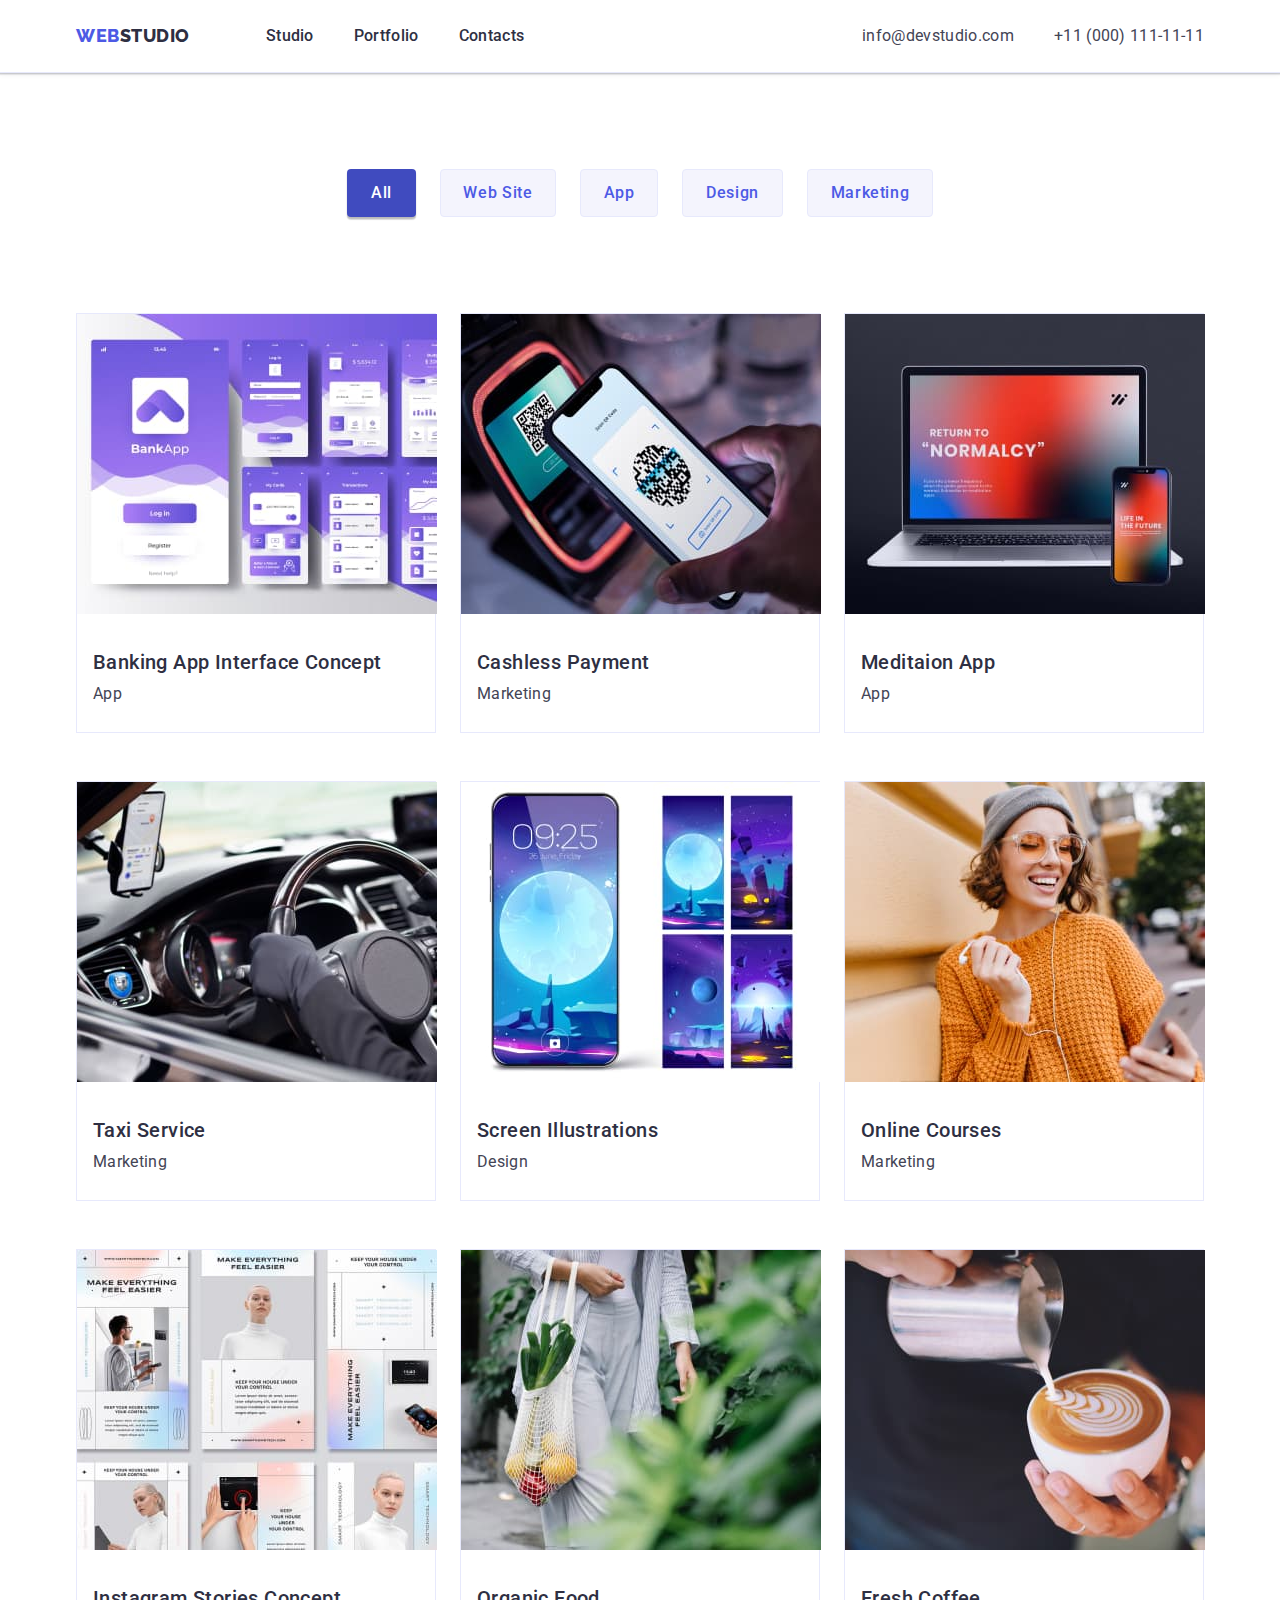
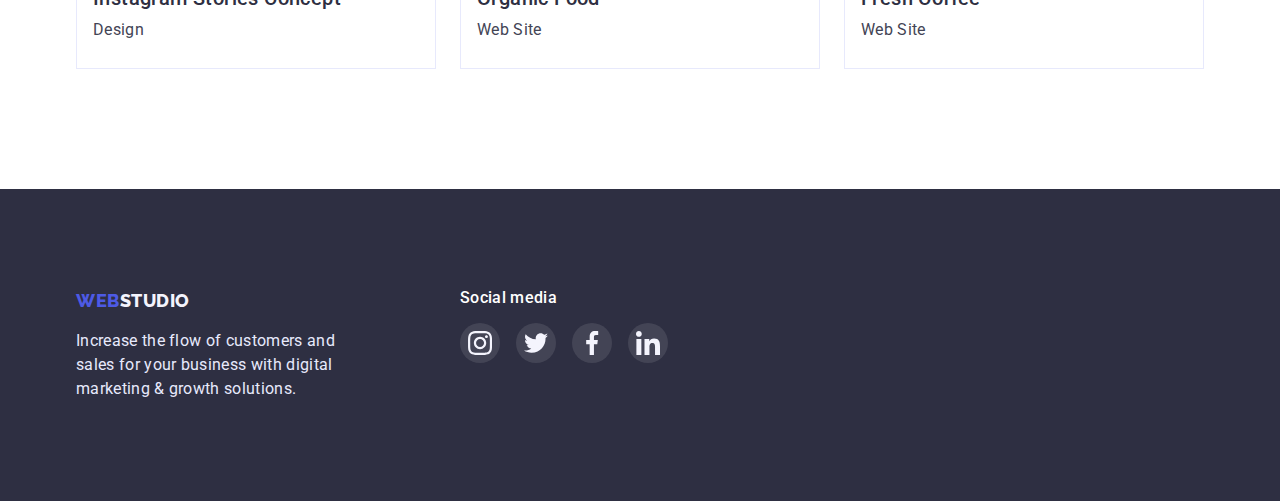
<file: portfolio.html>
<!DOCTYPE html>
<html lang="en">
<head>
    <meta charset="UTF-8">
    <meta http-equiv="X-UA-Compatible" content="IE=edge">
    <meta name="viewport" content="width=device-width, initial-scale=1.0">
    <title>Portfolio</title>
    <link rel="stylesheet" href="https://cdnjs.cloudflare.com/ajax/libs/modern-normalize/1.0.0/modern-normalize.min.css"/>
    <link rel="preconnect" href="https://fonts.googleapis.com">
<link rel="preconnect" href="https://fonts.gstatic.com" crossorigin>
<link href="https://fonts.googleapis.com/css2?family=Raleway:wght@800&family=Roboto:wght@400;500;700&display=swap" rel="stylesheet">
    <link rel="stylesheet" href="./css/style.css">

</head>
<body>
    <header class="header-portfolio">
        <div class="container">
            <div class="div-header">
            <div class="header-container">
                <div class="flex">
        <nav class="header-navigation">
         
        <a class="logo link link-hover" href="./index.html" target="_blank"><span class="web">Web</span><span class="studio">Studio</span></a></div> 
            <ul class="header-menu list">
                <li class="header-item item"><a class="header-link link link-hover" href="#">Studio</a></li>
                <li class="header-item item"><a class="header-link link link-hover" href="./portfolio.html">Portfolio</a></li>
                <li class="header-item item"><a class="header-link link link-hover" href="#">Contacts</a></li>
            </ul>
        </div>
            
            </nav>
            
                <ul class=" contact-div list">
                    <li class="contakt-item"><a class="contact link link-hover" href="mailto:info@devstudio.com">info@devstudio.com</a></li>
                    <li class="contakt-item"><a class="contact link link-hover" href="tel:+110001111111">+11 (000) 111-11-11</a></li>
                </ul>
            </div>
        </div>
            </div>
     </header>
     <main>
        <section class="section-portfolio">
            <div class="container">
                <div class="container-button-portfolio">
            <ul class="list list-portfolio-batton">
                <li class="item item-portfolio"><button class="button-section-peage" type="button">All</button></li> 
                <li class="item item-portfolio"><button class="button-section two-potrfolio" type="button">Web Site</button></li>
                <li class="item item-portfolio"><button class="button-section three" type="button">App</button></li>
                <li class="item item-portfolio"><button class="button-section thfo" type="button">Design</button></li>
                <li class="item item-portfolio"><button class="button-section fife" type="button">Marketing</button></li>
            </ul>
                </div>
            
            <ul class="list list-portfolio">
                <li class="item item-portfolio-two">
                    <a class="link" href="#">
                    <img src="./images/kartu.jpg" alt="kartu" height="300" width="360">
                    <h2 class="description-section">Banking App Interface Concept</h2>
                    <p class="section-tex">App</p>
                </a>
                </li>

                <li class="item item-portfolio-two">
                    <a class="link" href="#">
                    <img src="./images/qrkod.jpg" alt="qrkod" height="300" width="360">
                    <h2 class="description-section">Cashless Payment</h2>
                    <p class="section-tex">Marketing</p>
                </a>
                </li>
                    
                <li class="item item-portfolio-two">
                    <a class="link" href="#">
                    <img src="./images/macboock.jpg" alt="macboock" height="300" width="360">
                    <h2 class="description-section">Meditaion App</h2>
                    <p class="section-tex">App</p>
                </a>
                </li>

                <li class="item item-portfolio-two">
                    <a class="link" href="#">
                    <img src="./images/autoryl.jpg" alt="autoryl" height="300" width="360">
                    <h2 class="description-section">Taxi Service</h2>
                    <p class="section-tex">Marketing</p>
                </a>
                </li>

                <li class="item item-portfolio-two">
                    <a class="link"href="#">
                    <img src="./images/ekran.jpg" alt="ekran" height="300" width="360">
                    <h2 class="description-section">Screen Illustrations</h2>
                    <p class="section-tex">Design</p>
                </a>
                </li>

                <li class="item item-portfolio-two">
                    <a class="link"href="#">
                    <img src="./images/woomen.jpg" alt="woomen" height="300" width="360">
                    <h2 class="description-section">Online Courses</h2>
                    <p class="section-tex">Marketing</p>
                </a>
                </li>

                <li class="item item-portfolio-two">
                    <a class="link"href="#">
                    <img src="./images/maket.jpg" alt="maket" height="300" width="360">
                    <h2 class="description-section">Instagram Stories Concept</h2>
                    <p class="section-tex">Design</p>
                </a>
                </li>

                <li class="item item-portfolio-two">
                    <a class="link" href="#">
                    <img src="./images/vegetables.jpg" alt="vegetables" height="300" width="360">
                    <h2 class="description-section">Organic Food</h2>
                    <p class="section-tex">Web Site</p>
                </a>
                </li>

                <li class="item item-portfolio-two">
                    <a class="link" href="#">
                    <img src="./images/cofee.jpg" alt="cofee" height="300" width="360">
                    <h2 class="description-section">Fresh Coffee</h2>
                    <p class="section-tex">Web Site</p>
                </a>
                </li>

            </ul>
        </div>
        </section>
     </main>
     <footer class="footer-one">
        <div class="container">
        <div class="container-footer-index ">
        <div><a class="footer-logo link" href="./index.html"><span class="web">Web</span><span class="footer-studio">Studio</span></a>
            <p class="footer-text">Increase the flow of customers and sales
                for your business with digital marketing & growth solutions.</p>
                </div>
        
          <div class="footer-div-two"><h2 class="socialmedia">Social media</h2>
        <ul class="footer-icon">
        <li class="footer-li"><a class="footer-a" href="#"><svg class="footer-svg"><use href="./images/symbol-defs.svg#icon-instagram-2-2-1"></use></svg></a></li>
        <li class="footer-li"><a class="footer-a" href="#"><svg class="footer-svg"><use href="./images/symbol-defs.svg#icon-twitter-1-1"></use></svg></a></li>
        <li class="footer-li"><a class="footer-a" href="#"><svg class="footer-svg"><use href="./images/symbol-defs.svg#icon-facebook-1-1"></use></svg></a></li>
        <li class="footer-li"><a class="footer-a" href="#"><svg class="footer-svg"><use href="./images/symbol-defs.svg#icon-linkedin-1-1"></use></svg></a></li>
    </ul>
          </div>
        
     
          </div>
    </footer>
</body>
</html>
</file>
<file: css/style.css>
* {
    box-sizing: border-box;
}
.link{
    text-decoration: none;
}

.link-hover{
    color: transparent;
}

/* .link-hover:active{
    color: #404BBF ;
} */

.link-hover:active, .link-hover:active span, .link-hover:focus, .link-hover:focus span {
    color: #404BBF ;
}

li{
    list-style-type: none;
}
body{
    font-family: 'Roboto';

}

ul {
    margin: 0;
    padding-left: 0;
}
p,h1,h2,h3{
    margin:0;
}

.header-portfolio{
    box-shadow: 0px 2px 1px rgba(46, 47, 66, 0.08), 0px 1px 1px rgba(46, 47, 66, 0.16), 0px 1px 6px rgba(46, 47, 66, 0.08);
    border-bottom: 1px solid #E7E9FC;
}
.header-menu {
    display: flex;
    padding-top: 24px;
    margin-left: 76px;
    gap: 40px;
}
.header-container {
    display: flex;
    
}
.web{
 
    font-family: 'Raleway';
    font-weight: 800;
    font-size: 18px;
    line-height: 1.33;
    letter-spacing: 0.03em;
    text-transform: uppercase;
    color: #4D5AE5;

}
.logo {
    padding-top: 24px;
    padding-bottom: 24px;
}

.container {
    
    width: 1158px;
    margin-right: auto;
    margin-left: auto;
    padding-left: 15px;
    padding-right: 15px;
}
.studio{
 
    font-family: 'Raleway';
    font-weight: 800;
    font-size: 18px;
    line-height: 1.33;
    letter-spacing: 0.03em;
    text-transform: uppercase;
    color: #2E2F42;

}
.header-navigation  {
    display: flex;
} 

.div-header{
    display: flex;
    justify-content: space-between;
}
.flex {
    display: flex;
}
.contact-div {
    display: flex;
    padding-top: 24px;
    padding-bottom: 24px;
    gap: 40px;

}
.header-link {
    font-weight: 500;
    font-size: 16px;
    line-height: 1.5;
    letter-spacing: 0.02em;
    color: #2E2F42;

}

.contact{
    font-weight: 400;
    font-size: 16px;
    line-height: 1.5;
    letter-spacing: 0.02em;
    color: #434455;
    

}
.section-one{

    width: 1440px;
    height: 600px;
    margin-left: auto;
    margin-right: auto;
    background-size: cover;
    background-repeat: no-repeat;
    background-position: center;
    background-image: linear-gradient(rgba(46, 47, 66, 0.7),rgba(46, 47, 66, 0.7)),url(../images/home\ \(1\).jpg);
    text-align: center;
    padding-top: 188px;
    padding-bottom: 188px;

}
.container-section-one{
    position: absolute;
    padding-left: 473px;
    padding-right: 473px;

    padding-top:  188px;
    margin-bottom: 48px;
}
.hero-title-one{
    align-items: center;
    font-size: 56px;
    line-height: 1.07;
    font-weight: 700;
    letter-spacing: 0.02em;
    color: #FFFFFF;




}

.container-button {
    
    
   
    
}
.peage-button{
    font-weight: 500;
    font-size: 16px;
    line-height: 1.5;
    letter-spacing: 0.04em;
    color: #FFFFFF;
    width: 169px;
    height: 56px;
    align-items: center;
    margin-top: 48px;
    
    background: #4D5AE5;
    box-shadow: 0px 4px 4px rgba(0, 0, 0, 0.15);
    border-radius: 4px;
    border: none;


}

.peage-button:hover{
    background: #404BBF;
box-shadow: 0px 4px 4px rgba(0, 0, 0, 0.15);
}

 
.indexclasssvg{
    background: #F4F4FD;
    width: 264px;
    height: 112px;
    border-radius: 10px;
    margin-bottom: 4px;
    display: flex;
    justify-content: center;
    align-items: center;
}



.icon-one{
    width: 64px;
    height: 64px;
    
}
.container-section-two{
    display: flex;



}
.section-two-li {
    margin-right: 24px;
    
}
.section-two-li:nth-child(4) {
    margin-right: 0;
}
.hero-section {
    padding-top: 120px;
    padding-bottom: 120px;
}
.section-three{
    padding-bottom: 120px;
}
.hero-title{
    font-weight: 500;
    font-size: 20px;
    line-height: 0.83;
    letter-spacing: 0.02em;
    color: #2E2F42;
    margin-bottom: 8px;
}
.hero-text{
    font-weight: 400;
    font-size: 16px;
    line-height: 1.5;
    letter-spacing: 0.02em;
    color: #434455;
}
.description-one{
    text-align: center;
    font-size: 36px;
    line-height: 1.1;
    letter-spacing: 0.02em;
    color: #2E2F42;
    margin-bottom: 72px;
    height: 40px;
}
.img-card {
    display: flex;
    
}
.hero-title{
    font-weight: 500;
    font-size: 20px;
    line-height: 1.2;
    letter-spacing: 0.02em;
    color: #2E2F42;
}
.hero-text{
    font-weight: 400;
    font-size: 16px;
    line-height: 1.5;
    letter-spacing: 0.02em;
    color: #434455;
}
.img-li {
    margin-right: 24px;
    box-sizing: border-box;

    border: 1px solid #E7E9FC;
    background: linear-gradient(0deg, rgba(77, 90, 229, 0.1), rgba(77, 90, 229, 0.1)), url(photo-1545235617-7a424c1a60cc.jpg);
}
.img-li:nth-child(3) {
    margin-right: 0;
}
.section-two{
    background: #F4F4FD;
    padding-top: 120px;
    padding-bottom: 120px;
}
.description{
    text-align: center;
    font-size: 36px;
    line-height: 1.1;
    letter-spacing: 0.02em;
    color: #2E2F42;
    margin-bottom: 72px;
    height: 40px;
}

.img-card-two{
    display: flex;
}

.img-li-two{
    width: 264px;
    height: 428px;
    margin-right: 24px;
    box-shadow: 0px 1px 6px rgba(46, 47, 66, 0.08), 0px 1px 1px rgba(46, 47, 66, 0.16), 0px 2px 1px rgba(46, 47, 66, 0.08);
    border-radius: 0px 0px 4px 4px;
    background: #FFFFFF;
}

.img-li-two:nth-child(4){
    margin-right: 0;
}

.two{
    text-align: center;
    padding-top: 32px;
    

}

.hero-text-two{
    text-align: center;
    margin-bottom: 8px;
}

.icon-ul{
    display: flex;
    padding: 0px;
    gap: 24px;
    width: 232px;
    height: 40px;
    margin-left: auto;
    margin-right: auto;
}

.icon-a{
    display: flex; 
    justify-content: center;
    align-items: center;
    width: 40px;
    height: 40px;
    border-radius: 50px;
    background-color: #4D5AE5;
}

.icon-a:hover, .icon-a:focus{
    background: #404BBF;
}



.iut {
   width:16px ; 
   height: 16px;
}

.section-icon{
    padding-top: 130px;
    padding-bottom: 120px;

}
.description-icon{
    text-align: center;
    font-size: 36px;
    line-height: 1.1;
    letter-spacing: 0.02em;
    color: #2E2F42;
    height: 40px;
    
    margin-bottom: 72px;
    
}

.container-section-fife{
    display: flex;
    
 }

.section-fife-li{
    margin-right:24px;
}

.section-fife-li:nth-child(6){
    margin-right:0;
}

.svg-ul-icon{
    display: flex;
    height: 100%;
}



.icon-a-background{
    display: flex;
    padding: 16px 32px;
    width: 168px;
    height: 88px;
    border: 1px solid #8E8F99;
    border-radius: 4px;
    justify-content: center;
    align-items: center;
    color: #8E8F99;
}

.icon-a-background:hover, .icon-a-background:focus {
    border: 1px solid #404BBF;
    color:  #404BBF;
    outline: none;
}


.footer-one{
    background: #2E2F42;
    padding-bottom: 100px;
    padding-top: 100px;
}



.footer-text{
    font-weight: 400;
    font-size: 16px;
    line-height: 1.5;
    letter-spacing: 0.02em;
    color: #E7E9FC;
    
    margin-top: 16px;
   
    width: 264px;
    
}
.footer-studio{
    font-family: 'Raleway';
    font-weight: 800;
    font-size: 18px;
    line-height: 1.16;
    letter-spacing: 0.03em;
    text-transform: uppercase;
    color: #F4F4FD;
}

.footer-div-two{
    display: inline-block;
    margin-left: 120px;
}

.footer-icon{ 
    gap: 16px;
    display: flex;
    margin-top: 16px;

}
.footer-li{
    width: 40px;
    height: 40px;
}

.footer-a{
    display: flex;
    justify-content: center;
    align-items: center;
    background: rgba(255, 255, 255, 0.1);
    border-radius: 50%;
    width: 100%;
    height: 100%;
}

.footer-a:hover, .footer-a:focus {
    background: #31D0AA;
    outline: none;
}


.footer-svg{
    width: 24px;
    height: 24px;
}
    
.container-footer-index{
    display: flex;
}

.button-section-peage{
    font-weight: 500;
    font-size: 16px;
    line-height: 1.5;
    letter-spacing: 0.04em;
    color: #FFFFFF;
    background: #404BBF;
    box-shadow: 0px 3px 1px rgba(0, 0, 0, 0.1), 0px 2px 1px rgba(0, 0, 0, 0.08), 0px 2px 2px rgba(0, 0, 0, 0.12);
    border-radius: 4px;
    width: 69px;
    height: 48px;
    padding: 12px 24px;
    border:none;

}
.two-potrfolio{
    width: 116px;
}
.three{
    width: 78px;
}
.thfo{
    width: 101px;
}
.fife{
    width: 126px;
}
.button-section{
    font-weight: 500;
    font-size: 16px;
    line-height: 1.5;
    letter-spacing: 0.04em;
    color: #4D5AE5;
    border: 1px solid #E7E9FC;
    border-radius: 4px;
    background: #F4F4FD;
    height: 48px;

}
.button-section:hover, .button-section:focus{
    background: #404BBF;
    color: #FFFFFF;
    outline: none;
}
.description-section{
    font-weight: 500;
    font-size: 20px;
    line-height: 1.2;
    letter-spacing: 0.02em;
    color: #2E2F42;
    margin-top: 32px;
     margin-left: 16px;
}
.section-tex{
    font-weight: 400;
    font-size: 16px;
    line-height: 1.5;
    letter-spacing: 0.02em;
    color: #434455;
    margin-top: 8px;
    margin-left: 16px;
}
.container-button-portfolio{
    display: flex;
}
.list-portfolio{
    display: flex;
    padding-top: 96px;
    flex-wrap: wrap;
   
}
.list-portfolio-batton {
    display: flex;
    
    padding-top: 96px;
    flex-wrap: wrap;
   margin-left: auto;
   margin-right: auto;
    
}
.item-portfolio{
    margin-right: 24px;
    
}
.item-portfolio:nth-child(5){
    margin-right: 0;
}
.item-portfolio-two{
    width: 360px;
    height: 420px;
    background: #FFFFFF;
    box-sizing: border-box;
    border: 1px solid #E7E9FC;
    margin-right: 24px;
    margin-bottom: 48px;
}

.item-portfolio-two:hover{
    box-shadow: 0px 1px 6px rgba(46, 47, 66, 0.08), 0px 1px 1px rgba(46, 47, 66, 0.16), 0px 2px 1px rgba(46, 47, 66, 0.08);
}

.item-portfolio-two:nth-child(3) {
    margin-right: 0;
}
.item-portfolio-two:nth-child(6) {
    margin-right: 0;
}
.item-portfolio-two:nth-child(9) {
    margin-right: 0;
    margin-bottom: 0;
}
.item-portfolio-two:nth-child(7) {
    
    margin-bottom: 0;
}
.item-portfolio-two:nth-child(8) {
    
    margin-bottom: 0;
}

.section-portfolio {
    padding-bottom: 120px;
}
.socialmedia{
    font-weight: 500;
    font-size: 16px;
    line-height: 1,5;
    letter-spacing: 0.02em;
    color: #FFFFFF;
    
    
    
    
}
</file>
